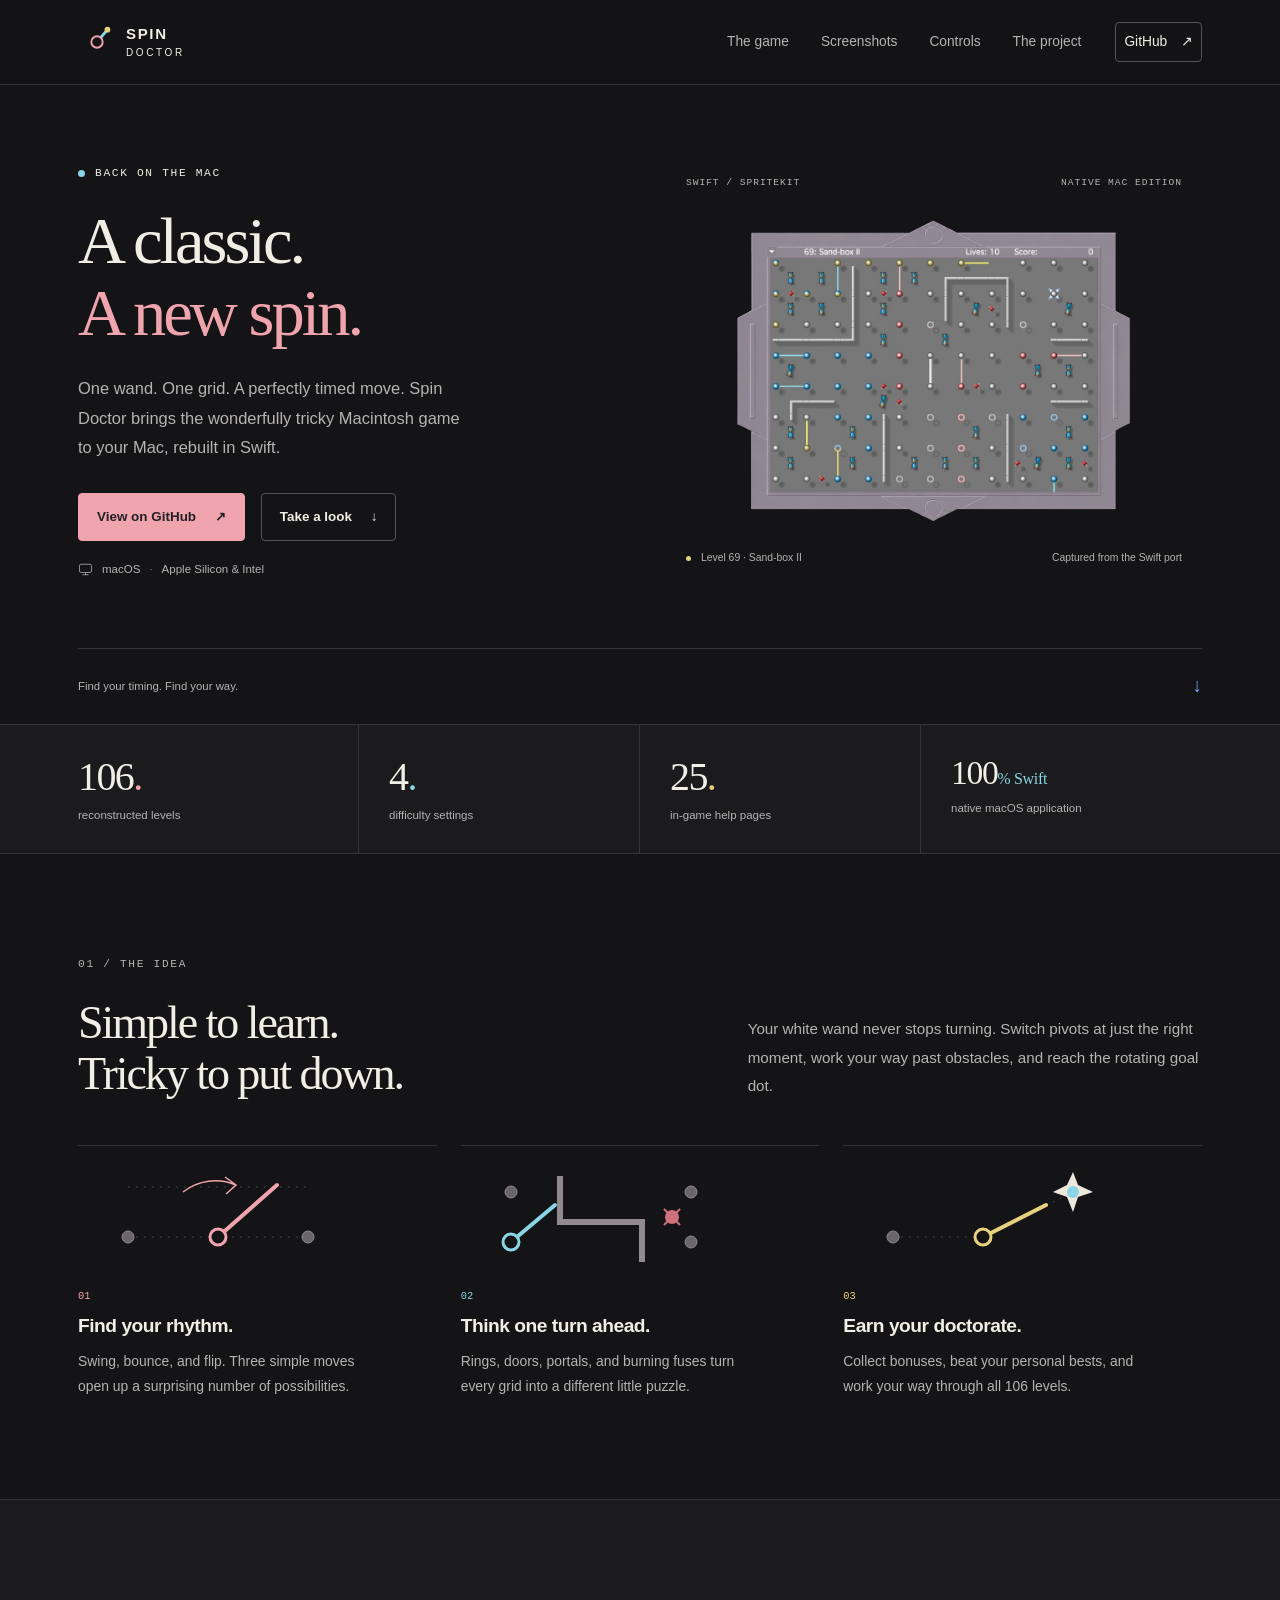
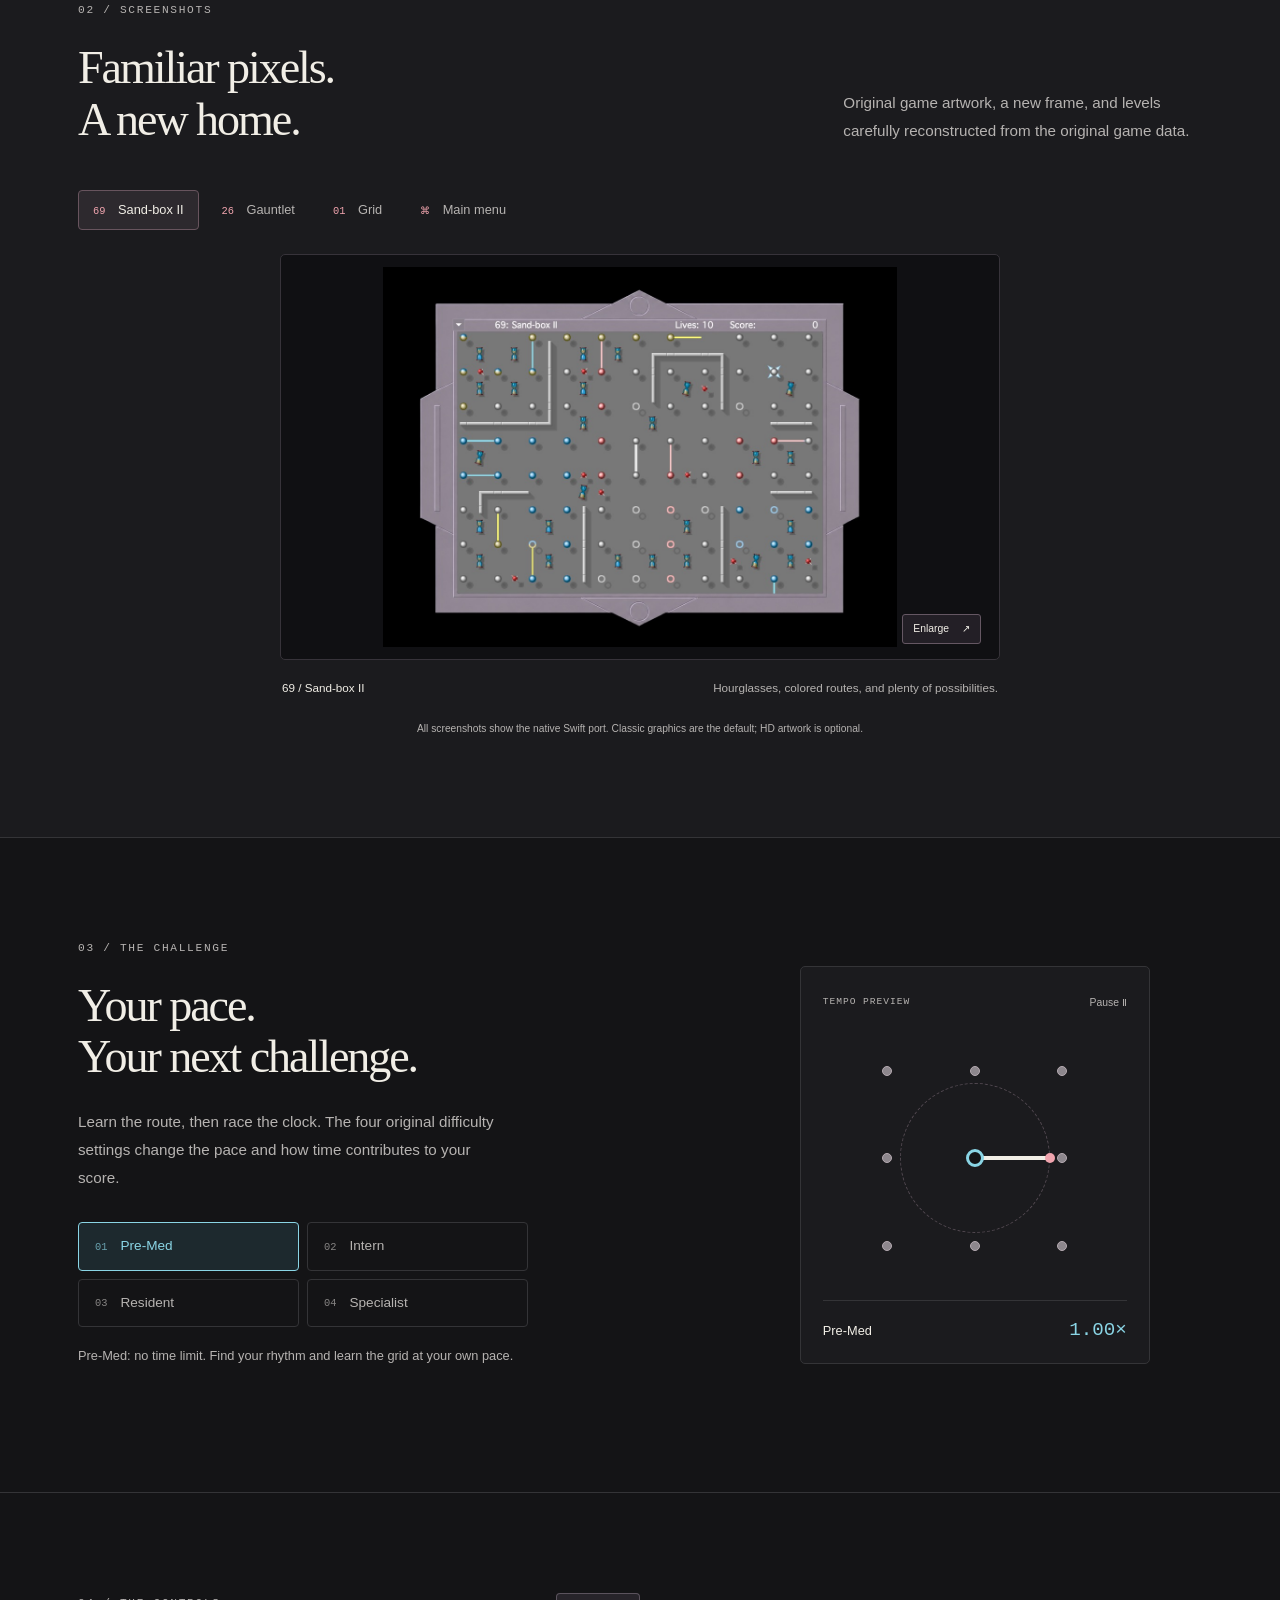
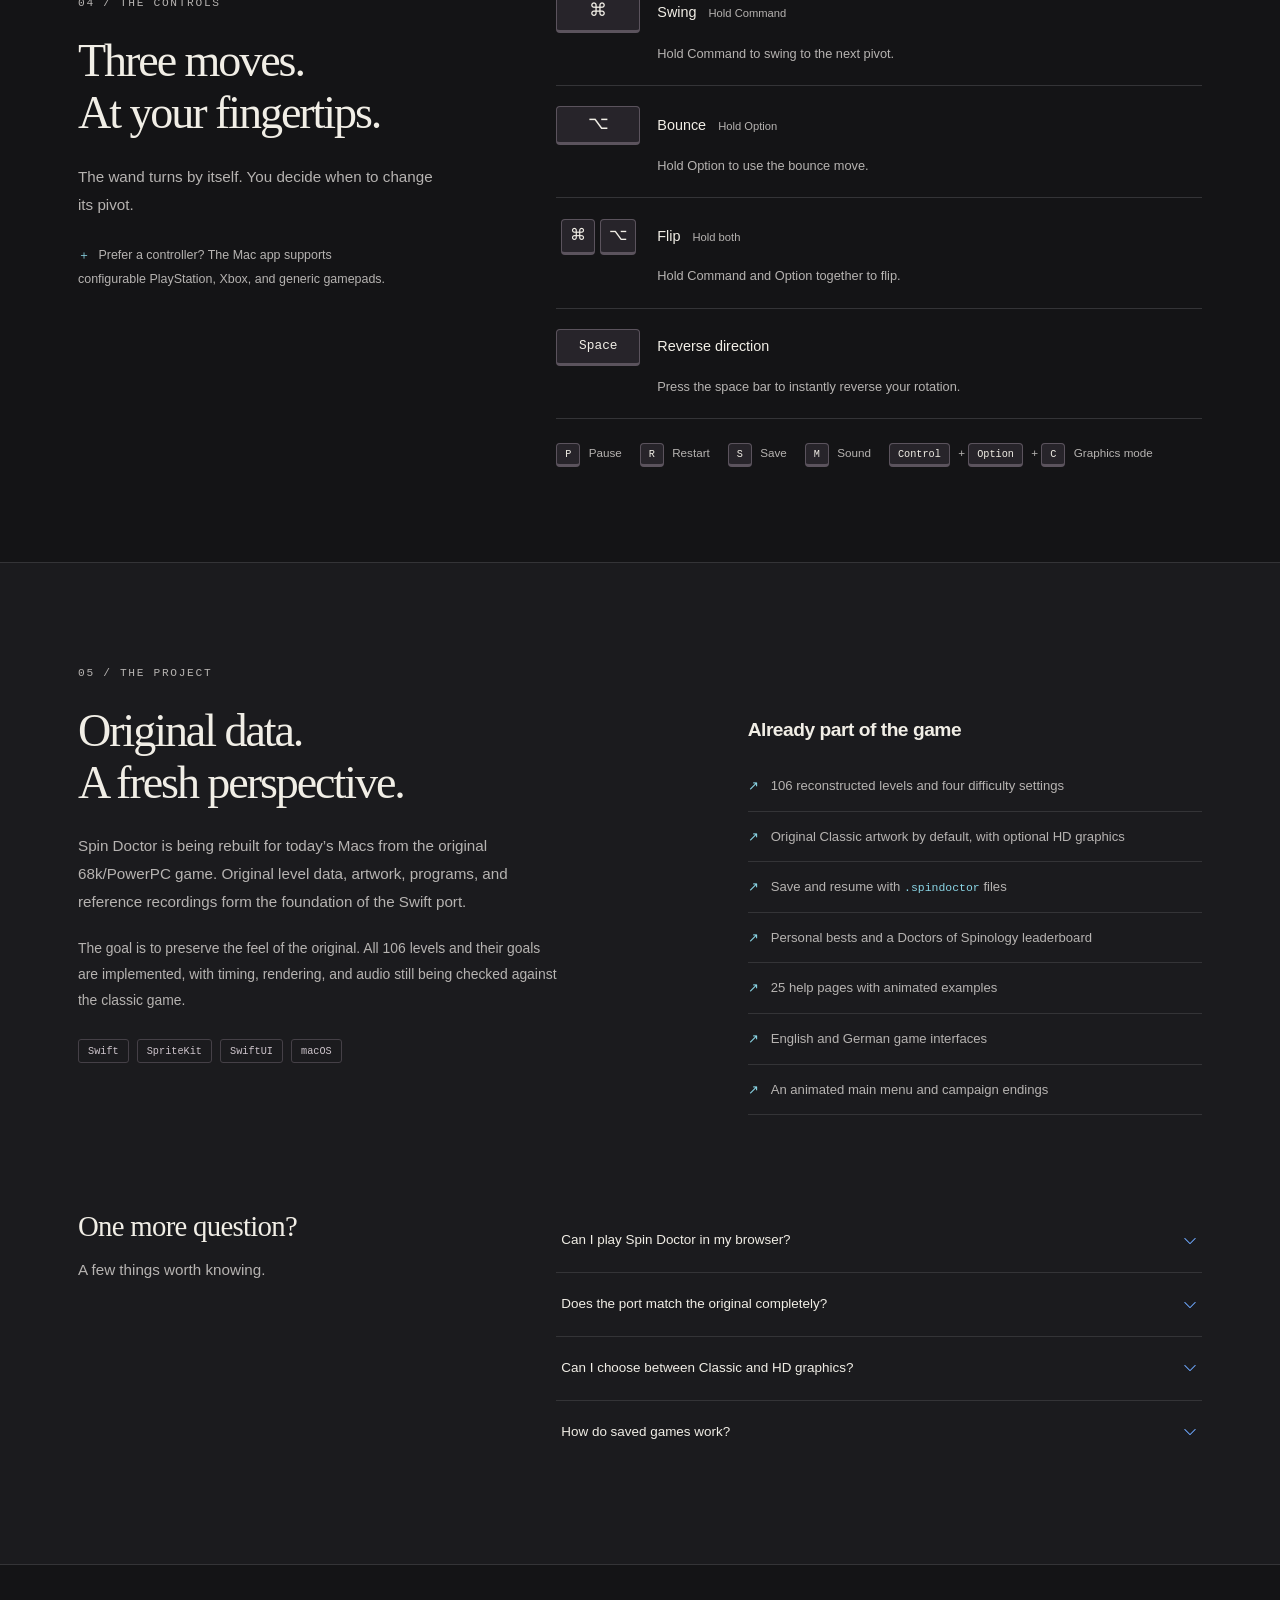
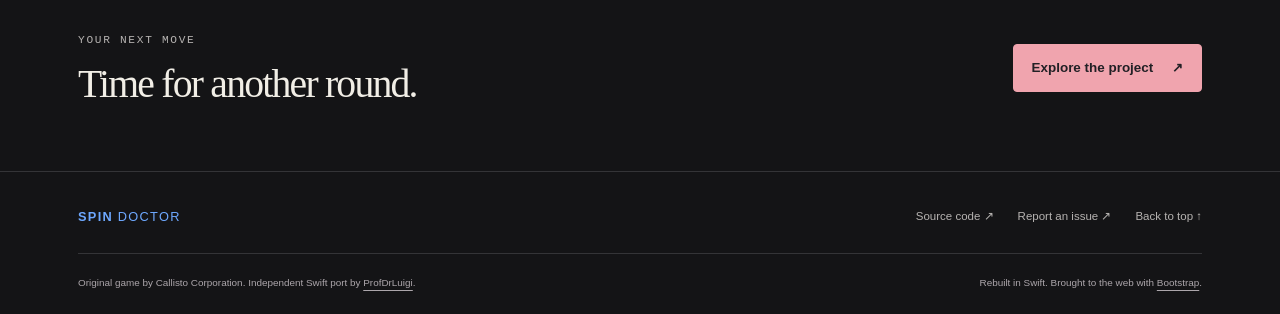
<file: docs/index.html>
<!doctype html>
<html lang="en" data-bs-theme="dark">
<head>
  <meta charset="utf-8">
  <meta name="viewport" content="width=device-width, initial-scale=1">
  <meta name="theme-color" content="#141416">
  <meta name="description" content="The Macintosh classic returns as a native Swift and SpriteKit game for macOS. Explore 106 reconstructed levels, four difficulty settings, and a familiar world of rotating wands.">
  <meta property="og:type" content="website">
  <meta property="og:title" content="Spin Doctor · A classic. A new spin.">
  <meta property="og:description" content="106 levels. Four difficulty settings. One rotating wand. A native Swift reimplementation of the Macintosh classic.">
  <meta property="og:image" content="https://profdrluigi.github.io/SpinDoctorGame/assets/images/sand-box-ii.jpg">
  <meta property="og:image:alt" content="Level 69, Sand-box II, in the native Spin Doctor port">
  <meta name="twitter:card" content="summary_large_image">
  <title>Spin Doctor · A classic. A new spin.</title>
  <link rel="icon" type="image/svg+xml" href="assets/favicon.svg">
  <link rel="stylesheet" href="assets/vendor/bootstrap/bootstrap.min.css">
  <link rel="stylesheet" href="assets/site.css">
  <script src="assets/vendor/bootstrap/bootstrap.bundle.min.js" defer></script>
  <script src="assets/site.js" defer></script>
</head>
<body>
  <a class="skip-link" href="#main">Skip to content</a>

  <header class="site-header">
    <nav class="navbar navbar-expand-lg container" aria-label="Main navigation">
      <a class="navbar-brand brand" href="#top" aria-label="Spin Doctor – home">
        <svg class="brand-symbol" viewBox="0 0 40 40" aria-hidden="true"><path d="M20 20 31 7"/><circle cx="20" cy="20" r="6"/><circle class="brand-orbit" cx="31" cy="7" r="3"/></svg>
        <span>SPIN<span class="brand-second">DOCTOR</span></span>
      </a>
      <button class="navbar-toggler" type="button" data-bs-toggle="collapse" data-bs-target="#navigation" aria-controls="navigation" aria-expanded="false" aria-label="Toggle navigation">
        <span class="navbar-toggler-icon"></span>
      </button>
      <div class="collapse navbar-collapse" id="navigation">
        <ul class="navbar-nav ms-auto align-items-lg-center gap-lg-3">
          <li class="nav-item"><a class="nav-link" href="#game">The game</a></li>
          <li class="nav-item"><a class="nav-link" href="#screenshots">Screenshots</a></li>
          <li class="nav-item"><a class="nav-link" href="#controls">Controls</a></li>
          <li class="nav-item"><a class="nav-link" href="#project">The project</a></li>
          <li class="nav-item"><a class="nav-link nav-github" href="https://github.com/ProfDrLuigi/SpinDoctorGame">GitHub <span aria-hidden="true">↗</span></a></li>
        </ul>
      </div>
    </nav>
  </header>

  <main id="main">
    <section class="hero section-grid" id="top" aria-labelledby="hero-title">
      <div class="container">
        <div class="row align-items-center gy-5">
          <div class="col-lg-5 hero-copy">
            <div class="eyebrow"><span class="status-dot" aria-hidden="true"></span> Back on the Mac</div>
            <h1 id="hero-title">A classic.<br><span>A new spin.</span></h1>
            <p class="hero-description">One wand. One grid. A perfectly timed move. Spin Doctor brings the wonderfully tricky Macintosh game to your Mac, rebuilt in Swift.</p>
            <div class="d-flex flex-wrap gap-3 hero-actions">
              <a class="btn btn-accent" href="https://github.com/ProfDrLuigi/SpinDoctorGame">View on GitHub <span aria-hidden="true">↗</span></a>
              <a class="btn btn-outline-game" href="#screenshots">Take a look <span aria-hidden="true">↓</span></a>
            </div>
            <p class="platform-note"><svg width="15" height="15" viewBox="0 0 20 20" fill="none" aria-hidden="true"><rect x="2" y="3" width="16" height="11" rx="2" stroke="currentColor"/><path d="M6 17h8M10 14v3" stroke="currentColor"/></svg> macOS <span>·</span> Apple Silicon &amp; Intel</p>
          </div>
          <div class="col-lg-7 hero-visual">
            <div class="visual-heading"><span class="tiny-label">SWIFT / SPRITEKIT</span><span class="tiny-label">NATIVE MAC EDITION</span></div>
            <img class="hero-image" src="assets/images/sand-box-ii.jpg" width="1100" height="814" alt="Spin Doctor: Sand-box II with colored wands, hourglasses, and walls inside the new game frame" fetchpriority="high" decoding="async">
            <div class="visual-caption"><span><span class="caption-dot" aria-hidden="true"></span> Level 69 · Sand-box II</span><span>Captured from the Swift port</span></div>
          </div>
        </div>
        <div class="hero-bottom"><span>Find your timing. Find your way.</span><a href="#game" aria-label="Explore the game"><span aria-hidden="true">↓</span></a></div>
      </div>
    </section>

    <section class="facts-band" aria-label="The game in numbers">
      <div class="container">
        <div class="row g-0">
          <div class="col-6 col-lg-3 fact"><strong>106<span class="pink">.</span></strong><span>reconstructed levels</span></div>
          <div class="col-6 col-lg-3 fact"><strong>4<span class="blue">.</span></strong><span>difficulty settings</span></div>
          <div class="col-6 col-lg-3 fact"><strong>25<span class="yellow">.</span></strong><span>in-game help pages</span></div>
          <div class="col-6 col-lg-3 fact"><strong class="fact-native">100<span class="blue">% Swift</span></strong><span>native macOS application</span></div>
        </div>
      </div>
    </section>

    <section class="section-space" id="game" aria-labelledby="game-title">
      <div class="container">
        <div class="row gy-4 align-items-end section-heading">
          <div class="col-lg-7"><p class="eyebrow">01 / The idea</p><h2 id="game-title">Simple to learn.<br>Tricky to put down.</h2></div>
          <div class="col-lg-5"><p class="section-intro">Your white wand never stops turning. Switch pivots at just the right moment, work your way past obstacles, and reach the rotating goal dot.</p></div>
        </div>
        <div class="row g-4 mechanics">
          <div class="col-md-4">
            <article class="mechanic mechanic-pink">
              <div class="mechanic-art" aria-hidden="true"><svg viewBox="0 0 280 110"><path class="diagram-track" d="M50 75H230M50 25H230"/><circle class="diagram-dot" cx="50" cy="75" r="6"/><circle class="diagram-dot" cx="140" cy="75" r="6"/><circle class="diagram-dot" cx="230" cy="75" r="6"/><path class="diagram-wand" d="M140 75 199 23"/><circle class="diagram-pivot" cx="140" cy="75" r="8"/><path class="diagram-arrow" d="M105 30a52 52 0 0 1 53-7m-11-8 11 8-10 9"/></svg></div>
              <span class="step-number">01</span><h3>Find your rhythm.</h3><p>Swing, bounce, and flip. Three simple moves open up a surprising number of possibilities.</p>
            </article>
          </div>
          <div class="col-md-4">
            <article class="mechanic mechanic-blue">
              <div class="mechanic-art" aria-hidden="true"><svg viewBox="0 0 280 110"><circle class="diagram-dot" cx="50" cy="30" r="6"/><circle class="diagram-dot" cx="50" cy="80" r="6"/><circle class="diagram-dot" cx="230" cy="30" r="6"/><circle class="diagram-dot" cx="230" cy="80" r="6"/><path class="diagram-wall" d="M99 14V60H181V100"/><path class="diagram-wand" d="M50 80 94 43"/><circle class="diagram-pivot" cx="50" cy="80" r="8"/><circle class="diagram-danger" cx="211" cy="55" r="7"/><path class="diagram-danger-lines" d="m203 47 16 16m0-16-16 16"/></svg></div>
              <span class="step-number">02</span><h3>Think one turn ahead.</h3><p>Rings, doors, portals, and burning fuses turn every grid into a different little puzzle.</p>
            </article>
          </div>
          <div class="col-md-4">
            <article class="mechanic mechanic-yellow">
              <div class="mechanic-art" aria-hidden="true"><svg viewBox="0 0 280 110"><path class="diagram-track" d="M50 75H140L230 30"/><circle class="diagram-dot" cx="50" cy="75" r="6"/><circle class="diagram-dot" cx="140" cy="75" r="6"/><path class="diagram-wand" d="m140 75 63-32"/><circle class="diagram-pivot" cx="140" cy="75" r="8"/><path class="diagram-star" d="m230 10 5 13 15 7-15 5-5 15-6-15-14-5 14-7Z"/><circle class="diagram-goal" cx="230" cy="30" r="6"/></svg></div>
              <span class="step-number">03</span><h3>Earn your doctorate.</h3><p>Collect bonuses, beat your personal bests, and work your way through all 106 levels.</p>
            </article>
          </div>
        </div>
      </div>
    </section>

    <section class="section-space gallery-section" id="screenshots" aria-labelledby="gallery-title">
      <div class="container">
        <div class="row gy-3 align-items-end section-heading">
          <div class="col-lg-8"><p class="eyebrow">02 / Screenshots</p><h2 id="gallery-title">Familiar pixels.<br>A new home.</h2></div>
          <div class="col-lg-4"><p class="section-intro">Original game artwork, a new frame, and levels carefully reconstructed from the original game data.</p></div>
        </div>
        <ul class="nav nav-pills screenshot-tabs" id="screenshot-tabs" role="tablist" aria-label="Choose a screenshot">
          <li class="nav-item" role="presentation"><button class="nav-link active" id="sand-tab" data-bs-toggle="pill" data-bs-target="#sand-panel" type="button" role="tab" aria-controls="sand-panel" aria-selected="true"><span class="tab-index">69</span> Sand-box II</button></li>
          <li class="nav-item" role="presentation"><button class="nav-link" id="gauntlet-tab" data-bs-toggle="pill" data-bs-target="#gauntlet-panel" type="button" role="tab" aria-controls="gauntlet-panel" aria-selected="false"><span class="tab-index">26</span> Gauntlet</button></li>
          <li class="nav-item" role="presentation"><button class="nav-link" id="grid-tab" data-bs-toggle="pill" data-bs-target="#grid-panel" type="button" role="tab" aria-controls="grid-panel" aria-selected="false"><span class="tab-index">01</span> Grid</button></li>
          <li class="nav-item" role="presentation"><button class="nav-link" id="menu-tab" data-bs-toggle="pill" data-bs-target="#menu-panel" type="button" role="tab" aria-controls="menu-panel" aria-selected="false"><span class="tab-index">⌘</span> Main menu</button></li>
        </ul>
        <div class="tab-content screenshot-stage">
          <div class="tab-pane fade show active" id="sand-panel" role="tabpanel" aria-labelledby="sand-tab" tabindex="0">
            <figure><button class="screenshot-zoom" type="button" data-bs-toggle="modal" data-bs-target="#screenshot-modal" data-image="assets/images/sand-box-ii.jpg" data-caption="Level 69 · Sand-box II" aria-label="Enlarge the Sand-box II screenshot"><img src="assets/images/sand-box-ii.jpg" width="1100" height="814" alt="Level 69: colored wands, walls, rings, and hourglasses" loading="lazy" decoding="async"><span class="zoom-label">Enlarge <span aria-hidden="true">↗</span></span></button><figcaption><strong>69 / Sand-box II</strong><span>Hourglasses, colored routes, and plenty of possibilities.</span></figcaption></figure>
          </div>
          <div class="tab-pane fade" id="gauntlet-panel" role="tabpanel" aria-labelledby="gauntlet-tab" tabindex="0">
            <figure><button class="screenshot-zoom" type="button" data-bs-toggle="modal" data-bs-target="#screenshot-modal" data-image="assets/images/gauntlet.jpg" data-caption="Level 26 · Gauntlet" aria-label="Enlarge the Gauntlet screenshot"><img src="assets/images/gauntlet.jpg" width="1100" height="814" alt="Level 26: narrow passages, switches, portals, and a long fuse" loading="lazy" decoding="async"><span class="zoom-label">Enlarge <span aria-hidden="true">↗</span></span></button><figcaption><strong>26 / Gauntlet</strong><span>Tight passages and dangerous encounters. Timing is everything.</span></figcaption></figure>
          </div>
          <div class="tab-pane fade" id="grid-panel" role="tabpanel" aria-labelledby="grid-tab" tabindex="0">
            <figure><button class="screenshot-zoom" type="button" data-bs-toggle="modal" data-bs-target="#screenshot-modal" data-image="assets/images/grid.jpg" data-caption="Level 1 · Grid" aria-label="Enlarge the Grid screenshot"><img src="assets/images/grid.jpg" width="1100" height="814" alt="Level 1: the opening dot grid and instructions" loading="lazy" decoding="async"><span class="zoom-label">Enlarge <span aria-hidden="true">↗</span></span></button><figcaption><strong>01 / Grid</strong><span>Where it all begins: a grid, your wand, and a goal.</span></figcaption></figure>
          </div>
          <div class="tab-pane fade" id="menu-panel" role="tabpanel" aria-labelledby="menu-tab" tabindex="0">
            <figure><button class="screenshot-zoom" type="button" data-bs-toggle="modal" data-bs-target="#screenshot-modal" data-image="assets/images/main-menu.jpg" data-caption="Main menu · Doctors of Spinology" aria-label="Enlarge the main menu screenshot"><img src="assets/images/main-menu.jpg" width="1100" height="786" alt="Main menu with the SPIN logo, level selection, difficulty settings, and high scores" loading="lazy" decoding="async"><span class="zoom-label">Enlarge <span aria-hidden="true">↗</span></span></button><figcaption><strong>⌘ / Main menu</strong><span>The animated SPIN logo, level selection, and your Doctors of Spinology.</span></figcaption></figure>
          </div>
        </div>
        <p class="image-note">All screenshots show the native Swift port. Classic graphics are the default; HD artwork is optional.</p>
      </div>
    </section>

    <section class="section-space difficulty-section" aria-labelledby="difficulty-title">
      <div class="container">
        <div class="row gy-5 align-items-center">
          <div class="col-lg-6">
            <p class="eyebrow">03 / The challenge</p><h2 id="difficulty-title">Your pace.<br>Your next challenge.</h2>
            <p class="section-intro difficulty-intro">Learn the route, then race the clock. The four original difficulty settings change the pace and how time contributes to your score.</p>
            <div class="difficulty-options" role="group" aria-label="Difficulty for the tempo preview">
              <button class="difficulty-option is-selected" type="button" data-difficulty="0" aria-pressed="true"><span>01</span>Pre-Med</button>
              <button class="difficulty-option" type="button" data-difficulty="1" aria-pressed="false"><span>02</span>Intern</button>
              <button class="difficulty-option" type="button" data-difficulty="2" aria-pressed="false"><span>03</span>Resident</button>
              <button class="difficulty-option" type="button" data-difficulty="3" aria-pressed="false"><span>04</span>Specialist</button>
            </div>
            <p class="difficulty-note" id="difficulty-note" aria-live="polite">Pre-Med: no time limit. Find your rhythm and learn the grid at your own pace.</p>
          </div>
          <div class="col-lg-5 offset-lg-1">
            <div class="tempo-panel">
              <div class="tempo-header"><span class="tiny-label">TEMPO PREVIEW</span><button id="animation-toggle" class="animation-toggle" type="button" aria-pressed="false" aria-label="Pause the tempo preview">Pause <span aria-hidden="true">Ⅱ</span></button></div>
              <div class="tempo-board" role="img" aria-label="Simplified preview of the rotating wand">
                <div class="tempo-grid" aria-hidden="true"><i></i><i></i><i></i><i></i><i></i><i></i><i></i><i></i><i></i></div>
                <div class="tempo-orbit" aria-hidden="true"></div><div class="tempo-wand" aria-hidden="true"></div><div class="tempo-pivot" aria-hidden="true"></div>
              </div>
              <div class="tempo-footer"><span id="tempo-name">Pre-Med</span><span class="tempo-rate" id="tempo-rate">1.00×</span></div>
            </div>
          </div>
        </div>
      </div>
    </section>

    <section class="section-space controls-section" id="controls" aria-labelledby="controls-title">
      <div class="container">
        <div class="row gy-5">
          <div class="col-lg-4"><p class="eyebrow">04 / The controls</p><h2 id="controls-title">Three moves.<br>At your fingertips.</h2><p class="section-intro mt-4">The wand turns by itself. You decide when to change its pivot.</p><p class="controller-note"><span class="blue" aria-hidden="true">＋</span> Prefer a controller? The Mac app supports configurable PlayStation, Xbox, and generic gamepads.</p></div>
          <div class="col-lg-7 offset-lg-1">
            <dl class="control-list">
              <div><dt><kbd>⌘</kbd><span>Swing <small>Hold Command</small></span></dt><dd>Hold Command to swing to the next pivot.</dd></div>
              <div><dt><kbd>⌥</kbd><span>Bounce <small>Hold Option</small></span></dt><dd>Hold Option to use the bounce move.</dd></div>
              <div><dt><span class="key-pair"><kbd>⌘</kbd><kbd>⌥</kbd></span><span>Flip <small>Hold both</small></span></dt><dd>Hold Command and Option together to flip.</dd></div>
              <div><dt><kbd class="key-space">Space</kbd><span>Reverse direction</span></dt><dd>Press the space bar to instantly reverse your rotation.</dd></div>
            </dl>
            <div class="utility-keys"><span><kbd>P</kbd> Pause</span><span><kbd>R</kbd> Restart</span><span><kbd>S</kbd> Save</span><span><kbd>M</kbd> Sound</span><span><kbd>Control</kbd> + <kbd>Option</kbd> + <kbd>C</kbd> Graphics mode</span></div>
          </div>
        </div>
      </div>
    </section>

    <section class="section-space project-section" id="project" aria-labelledby="project-title">
      <div class="container">
        <div class="row gy-5">
          <div class="col-lg-6"><p class="eyebrow">05 / The project</p><h2 id="project-title">Original data.<br>A fresh perspective.</h2><p class="section-intro mt-4">Spin Doctor is being rebuilt for today’s Macs from the original 68k/PowerPC game. Original level data, artwork, programs, and reference recordings form the foundation of the Swift port.</p><p class="project-copy">The goal is to preserve the feel of the original. All 106 levels and their goals are implemented, with timing, rendering, and audio still being checked against the classic game.</p><div class="tech-tags" aria-label="Technologies"><span>Swift</span><span>SpriteKit</span><span>SwiftUI</span><span>macOS</span></div></div>
          <div class="col-lg-5 offset-lg-1">
            <div class="project-details">
              <h3>Already part of the game</h3>
              <ul class="included-list"><li>106 reconstructed levels and four difficulty settings</li><li>Original Classic artwork by default, with optional HD graphics</li><li>Save and resume with <code>.spindoctor</code> files</li><li>Personal bests and a Doctors of Spinology leaderboard</li><li>25 help pages with animated examples</li><li>English and German game interfaces</li><li>An animated main menu and campaign endings</li></ul>
            </div>
          </div>
        </div>
        <div class="row gy-4 faq-row">
          <div class="col-lg-4"><h3 class="faq-title">One more question?</h3><p class="section-intro">A few things worth knowing.</p></div>
          <div class="col-lg-7 offset-lg-1"><div class="accordion accordion-flush" id="faq">
            <div class="accordion-item"><h4 class="accordion-header"><button class="accordion-button collapsed" type="button" data-bs-toggle="collapse" data-bs-target="#faq-mac" aria-expanded="false" aria-controls="faq-mac">Can I play Spin Doctor in my browser?</button></h4><div id="faq-mac" class="accordion-collapse collapse" data-bs-parent="#faq"><div class="accordion-body">Spin Doctor is a native macOS app for Apple Silicon and Intel. This website is a showcase of the project. You’ll find the source code and project documentation on GitHub.</div></div></div>
            <div class="accordion-item"><h4 class="accordion-header"><button class="accordion-button collapsed" type="button" data-bs-toggle="collapse" data-bs-target="#faq-original" aria-expanded="false" aria-controls="faq-original">Does the port match the original completely?</button></h4><div id="faq-original" class="accordion-collapse collapse" data-bs-parent="#faq"><div class="accordion-body">All 106 levels are implemented. The reconstruction uses original data, analyzed program code, screenshots, and recordings of the classic game. Full timing, visual, and audio parity is still being evaluated. The repository documents the current status.</div></div></div>
            <div class="accordion-item"><h4 class="accordion-header"><button class="accordion-button collapsed" type="button" data-bs-toggle="collapse" data-bs-target="#faq-graphics" aria-expanded="false" aria-controls="faq-graphics">Can I choose between Classic and HD graphics?</button></h4><div id="faq-graphics" class="accordion-collapse collapse" data-bs-parent="#faq"><div class="accordion-body">Yes. Classic uses the original artwork and is enabled by default. The optional “New graphics” mode uses newly drawn high-resolution vector artwork based on the original designs, without upscaling the original sprites. Choose a mode in Settings → Graphics, or press <kbd>Control</kbd> + <kbd>Option</kbd> + <kbd>C</kbd> to switch immediately, including during a game. Your choice is remembered after restarting the app. Switching changes the artwork only: level layouts, rules, and timing stay the same. Animated help pages keep their original video recordings.</div></div></div>
            <div class="accordion-item"><h4 class="accordion-header"><button class="accordion-button collapsed" type="button" data-bs-toggle="collapse" data-bs-target="#faq-saves" aria-expanded="false" aria-controls="faq-saves">How do saved games work?</button></h4><div id="faq-saves" class="accordion-collapse collapse" data-bs-parent="#faq"><div class="accordion-body">The Swift port saves ongoing games in its own <code>.spindoctor</code> format. Load a file using “Open…” and press <kbd>P</kbd> to resume. Saved games from the classic Macintosh version cannot be imported.</div></div></div>
          </div></div>
        </div>
      </div>
    </section>

    <section class="closing-section" aria-labelledby="closing-title"><div class="container"><div class="closing-inner"><div><p class="eyebrow">Your next move</p><h2 id="closing-title">Time for another round.</h2></div><a class="btn btn-accent" href="https://github.com/ProfDrLuigi/SpinDoctorGame">Explore the project <span aria-hidden="true">↗</span></a></div></div></section>
  </main>

  <footer class="site-footer"><div class="container"><div class="footer-top"><a class="footer-brand" href="#top">SPIN <span>DOCTOR</span></a><div><a href="https://github.com/ProfDrLuigi/SpinDoctorGame">Source code <span aria-hidden="true">↗</span></a><a href="https://github.com/ProfDrLuigi/SpinDoctorGame/issues">Report an issue <span aria-hidden="true">↗</span></a><a href="#top">Back to top ↑</a></div></div><div class="footer-bottom"><p>Original game by Callisto Corporation. Independent Swift port by <a href="https://github.com/ProfDrLuigi">ProfDrLuigi</a>.</p><p>Rebuilt in Swift. Brought to the web with <a href="https://getbootstrap.com/">Bootstrap</a>.</p></div></div></footer>

  <div class="modal fade" id="screenshot-modal" tabindex="-1" aria-labelledby="screenshot-modal-title" aria-hidden="true"><div class="modal-dialog modal-xl modal-dialog-centered"><div class="modal-content"><div class="modal-header"><h2 class="modal-title fs-6" id="screenshot-modal-title">Screenshot</h2><button type="button" class="btn-close" data-bs-dismiss="modal" aria-label="Close"></button></div><div class="modal-body"><img id="screenshot-modal-image" class="img-fluid" alt="" width="2000" height="1480"></div></div></div></div>
</body>
</html>
</file>
<file: docs/assets/site.css>
:root {
  --page: #141416;
  --surface: #1b1b1e;
  --ink: #f1eee6;
  --muted: #b6b3b1;
  --line: #343437;
  --pink: #f0a4ae;
  --blue: #8ad5e5;
  --yellow: #e8d17e;
  --bs-body-bg: var(--page);
  --bs-body-color: var(--ink);
  --bs-border-color: var(--line);
  --bs-link-color: var(--ink);
  --bs-link-hover-color: var(--pink);
  --spin-duration: 5.05s;
}
html { scroll-behavior: smooth; scroll-padding-top: 95px; }
body { font-family: -apple-system, BlinkMacSystemFont, "Segoe UI", sans-serif; -webkit-font-smoothing: antialiased; }
::selection { background: var(--pink); color: var(--page); }
img, svg { max-width: 100%; }
a { text-underline-offset: 4px; }
button, a { -webkit-tap-highlight-color: transparent; }
:focus-visible { outline: 3px solid var(--blue) !important; outline-offset: 5px; box-shadow: none !important; }
h1, h2, h3, p, figure { margin: 0; }
h1, h2 { font-family: Georgia, "Times New Roman", serif; font-weight: 400; letter-spacing: -.045em; }
h1 { font-size: clamp(3.2rem, 5.2vw, 5rem); line-height: 1.08; }
h2 { font-size: clamp(2.2rem, 3.6vw, 3.35rem); line-height: 1.12; }
h3 { font-size: 1.2rem; font-weight: 550; letter-spacing: -.025em; }
.container { max-width: 1180px; padding-left: 28px; padding-right: 28px; }
.pink { color: var(--pink); }.blue { color: var(--blue); }.yellow { color: var(--yellow); }
.skip-link { position: fixed; top: -70px; left: 18px; padding: 12px 20px; z-index: 2000; color: var(--page); background: var(--blue); }
.skip-link:focus { top: 12px; }
.site-header { position: sticky; top: 0; z-index: 1020; background: rgba(20,20,22,.97); border-bottom: 1px solid var(--line); }
.navbar { min-height: 84px; }
.brand { display: flex; align-items: center; gap: 10px; color: var(--ink); font-size: 15px; font-weight: 650; line-height: 1.1; letter-spacing: .11em; }
.brand-second { display: block; font-size: 10px; font-weight: 400; letter-spacing: .26em; margin-top: 5px; }
.brand-symbol { width: 38px; height: 38px; overflow: visible; }
.brand-symbol path { fill: none; stroke: var(--blue); stroke-width: 3; stroke-linecap: round; }
.brand-symbol circle { fill: var(--page); stroke: var(--pink); stroke-width: 2; }
.brand-symbol .brand-orbit { fill: var(--yellow); stroke: none; }
.navbar .nav-link { color: var(--muted); font-size: .86rem; padding: 10px 8px; }
.navbar .nav-link:hover, .navbar .nav-link:focus { color: var(--ink); }
.navbar .nav-github { color: var(--ink); border: 1px solid #525154; border-radius: 4px; padding: 9px 16px; margin-left: 10px; }
.nav-github span { margin-left: 10px; }
.navbar-toggler { border-color: var(--line); padding: 6px 9px; }
.navbar-toggler-icon { width: 22px; height: 22px; }
.hero { padding-top: 78px; overflow: clip; position: relative; }
.section-grid { background-image: radial-gradient(#62606633 .7px, transparent .7px); background-size: 28px 28px; }
.eyebrow { font-family: ui-monospace, SFMono-Regular, Menlo, monospace; font-size: .7rem; font-weight: 500; text-transform: uppercase; letter-spacing: .15em; line-height: 1.8; color: var(--muted); margin-bottom: 22px; }
.hero .eyebrow { display: flex; align-items: center; gap: 10px; color: var(--ink); }
.status-dot { display: inline-block; width: 7px; height: 7px; border-radius: 50%; background: var(--blue); }
.hero h1 span { color: var(--pink); }
.hero-description { color: var(--muted); font-size: 1.03rem; line-height: 1.8; margin-top: 25px; max-width: 390px; }
.hero-actions { margin-top: 30px; }
.btn { border-radius: 4px; font-size: .84rem; font-weight: 600; padding: 13px 18px; transition: background-color .2s, border-color .2s, color .2s; }
.btn span { display: inline-block; margin-left: 15px; }
.btn-accent { --bs-btn-color: #222025; --bs-btn-bg: var(--pink); --bs-btn-border-color: var(--pink); --bs-btn-hover-color: #222025; --bs-btn-hover-bg: #f5bbc2; --bs-btn-hover-border-color: #f5bbc2; --bs-btn-active-bg: #f5bbc2; }
.btn-outline-game { --bs-btn-color: var(--ink); --bs-btn-border-color: #575357; --bs-btn-hover-bg: #29272a; --bs-btn-hover-color: var(--ink); --bs-btn-hover-border-color: #8b7f85; }
.platform-note { display: flex; align-items: center; gap: 9px; margin-top: 20px; color: var(--muted); font-size: .72rem; }
.platform-note > span { color: #797378; }
.hero-visual { max-width: 560px; margin-left: auto; }
.visual-heading, .visual-caption { display: flex; justify-content: space-between; align-items: center; gap: 10px; }
.visual-heading { margin: 0 20px 10px; }
.tiny-label { font-family: ui-monospace, SFMono-Regular, Menlo, monospace; font-size: .6rem; letter-spacing: .1em; color: var(--muted); }
.hero-image { display: block; width: 100%; max-height: 340px; height: auto; object-fit: contain; mix-blend-mode: lighten; }
.visual-caption { font-size: .65rem; color: var(--muted); margin: 10px 20px 0; }
.caption-dot { display: inline-block; width: 5px; height: 5px; background: var(--yellow); border-radius: 50%; margin-right: 7px; }
.hero-bottom { display: flex; justify-content: space-between; align-items: center; margin-top: 70px; border-top: 1px solid var(--line); padding: 23px 0; font-size: .71rem; color: var(--muted); }
.hero-bottom a { font-size: 1.2rem; text-decoration: none; }
.facts-band { border-top: 1px solid var(--line); border-bottom: 1px solid var(--line); background: var(--surface); }
.fact { padding: 29px 30px; border-right: 1px solid var(--line); }
.fact:first-child { padding-left: 0; }.fact:last-child { border: none; }
.fact strong { display: block; font-family: Georgia, serif; font-weight: 400; font-size: 2.5rem; line-height: 1.15; letter-spacing: -.04em; }
.fact > span { display: block; color: var(--muted); font-size: .72rem; margin-top: 7px; }
.fact .fact-native { font-size: 2.1rem; }.fact-native span { font-size: 1rem; letter-spacing: -.02em; }
.section-space { padding: 100px 0; }
.section-heading { margin-bottom: 45px; }
.section-intro { color: var(--muted); font-size: .95rem; line-height: 1.85; max-width: 480px; }
.mechanic { border-top: 1px solid var(--line); padding: 10px 20px 0 0; --diagram-color: var(--pink); }
.mechanic-blue { --diagram-color: var(--blue); }.mechanic-yellow { --diagram-color: var(--yellow); }
.mechanic-art { max-width: 280px; margin: 6px 0 18px; }
.mechanic-art svg { display: block; width: 100%; height: 110px; }
.diagram-track { stroke: #444146; stroke-dasharray: 2 6; fill: none; }
.diagram-dot { fill: #696569; stroke: #918a8d; }
.diagram-wand { stroke: var(--diagram-color); stroke-width: 4; stroke-linecap: round; }
.diagram-pivot { fill: var(--page); stroke: var(--diagram-color); stroke-width: 3; }
.diagram-arrow { stroke: var(--diagram-color); fill: none; stroke-width: 1.5; }
.diagram-wall { fill: none; stroke: #918b91; stroke-width: 6; }
.diagram-danger { fill: #ce717b; }.diagram-danger-lines { stroke: #ce717b; stroke-width: 2; }
.diagram-star { fill: #ede8dc; }.diagram-goal { fill: var(--blue); }
.step-number { display: block; color: var(--diagram-color); font: .65rem ui-monospace, SFMono-Regular, Menlo, monospace; margin-bottom: 12px; }
.mechanic h3 { margin-bottom: 12px; }.mechanic p { color: var(--muted); font-size: .87rem; line-height: 1.8; max-width: 310px; }
.gallery-section { background: var(--surface); border-block: 1px solid var(--line); }
.screenshot-tabs { gap: 8px; margin-bottom: 24px; }
.screenshot-tabs .nav-link { color: var(--muted); border: 1px solid transparent; border-radius: 4px; padding: 9px 14px; font-size: .8rem; background: transparent; }
.screenshot-tabs .nav-link:hover { color: var(--ink); background: #262529; }
.screenshot-tabs .nav-link.active { background: #2d292e; border-color: #68545e; color: var(--ink); }
.tab-index { font-family: ui-monospace, SFMono-Regular, Menlo, monospace; font-size: .65rem; color: var(--pink); margin-right: 9px; }
.screenshot-stage { max-width: 720px; margin: 0 auto; }
.screenshot-zoom { display: block; position: relative; width: 100%; border: 1px solid #37333a; padding: 12px; border-radius: 5px; background: #101013; overflow: hidden; }
.screenshot-zoom img { display: block; width: 100%; max-height: 380px; height: auto; object-fit: contain; }
.zoom-label { position: absolute; bottom: 15px; right: 18px; padding: 6px 10px; background: #242027f2; border: 1px solid #655763; border-radius: 3px; color: var(--ink); font-size: .65rem; }
.zoom-label span { margin-left: 10px; }
figcaption { display: flex; justify-content: space-between; gap: 20px; padding: 19px 2px 0; font-size: .73rem; }
figcaption strong { font-weight: 500; white-space: nowrap; }figcaption > span { color: var(--muted); text-align: right; }
.image-note { color: var(--muted); font-size: .64rem; margin-top: 25px; text-align: center; }
.difficulty-intro { margin-top: 25px; max-width: 430px; }
.difficulty-options { display: grid; grid-template-columns: 1fr 1fr; gap: 8px; max-width: 450px; margin-top: 30px; }
.difficulty-option { display: flex; align-items: center; gap: 13px; padding: 13px 16px; color: var(--muted); background: transparent; border: 1px solid var(--line); border-radius: 4px; text-align: left; font-size: .85rem; }
.difficulty-option > span { font: .65rem ui-monospace, SFMono-Regular, Menlo, monospace; opacity: .7; }
.difficulty-option:hover { border-color: #71656e; color: var(--ink); }
.difficulty-option.is-selected { border-color: var(--blue); background: #1d292e; color: var(--blue); }
.difficulty-note { color: var(--muted); font-size: .8rem; line-height: 1.8; margin-top: 17px; min-height: 48px; max-width: 450px; }
.tempo-panel { border: 1px solid var(--line); border-radius: 5px; background: #1b1b1e; padding: 22px; max-width: 350px; margin-inline: auto; }
.tempo-header, .tempo-footer { display: flex; justify-content: space-between; align-items: center; gap: 15px; }
.animation-toggle { color: var(--muted); background: none; border: none; font-size: .65rem; padding: 6px 0 6px 10px; }
.animation-toggle > span { margin-left: 8px; }
.tempo-board { position: relative; width: 240px; height: 240px; margin: 22px auto; max-width: 100%; }
.tempo-grid { position: absolute; inset: 20px; display: grid; grid-template-columns: repeat(3, 1fr); place-items: center; gap: 62px; }
.tempo-grid i { width: 10px; height: 10px; background: #8d878d; border: 1px solid #b5aab1; border-radius: 50%; }
.tempo-orbit { position: absolute; width: 150px; height: 150px; border: 1px dashed #50474f; border-radius: 50%; top: 45px; left: 45px; }
.tempo-wand { position: absolute; top: 118px; left: 120px; width: 76px; height: 4px; background: var(--ink); border-radius: 4px; transform-origin: 0 50%; animation: spin var(--spin-duration) linear infinite; }
.tempo-wand::after { content: ""; position: absolute; right: -4px; top: -3px; width: 10px; height: 10px; border-radius: 50%; background: var(--pink); }
.tempo-pivot { position: absolute; top: 111px; left: 111px; width: 18px; height: 18px; border-radius: 50%; background: var(--page); border: 3px solid var(--blue); }
.tempo-panel.is-paused .tempo-wand { animation-play-state: paused; }
.tempo-footer { border-top: 1px solid var(--line); padding-top: 18px; font-size: .8rem; }
.tempo-rate { font: 1.2rem ui-monospace, SFMono-Regular, Menlo, monospace; color: var(--blue); }
@keyframes spin { to { transform: rotate(360deg); } }
.controls-section { border-top: 1px solid var(--line); }
.controller-note { margin-top: 25px; color: var(--muted); font-size: .78rem; line-height: 1.9; max-width: 310px; }.controller-note > span { margin-right: 5px; }
.control-list { margin: 0; }.control-list > div { padding: 20px 0; border-bottom: 1px solid var(--line); }.control-list > div:first-child { padding-top: 0; }
.control-list dt { display: flex; align-items: center; gap: 17px; font-size: .9rem; font-weight: 500; }
.control-list small { display: inline-block; margin-left: 8px; font-size: .7rem; color: var(--muted); font-weight: 400; }
kbd { font-family: ui-monospace, SFMono-Regular, Menlo, monospace; border: 1px solid #5b535d; border-bottom: 3px solid #5b535d; border-radius: 4px; color: var(--ink); background: #27242a; padding: 4px 8px; }
.control-list dt > kbd, .key-pair { display: inline-flex; justify-content: center; align-items: center; flex: 0 0 84px; min-height: 37px; }
.control-list dt > kbd { font-size: 1.15rem; }.control-list .key-space { font-size: .8rem; }.key-pair { gap: 5px; }.key-pair kbd { font-size: 1rem; }
.control-list dd { margin: 9px 0 0 101px; font-size: .8rem; color: var(--muted); line-height: 1.8; }
.utility-keys { display: flex; flex-wrap: wrap; gap: 18px; margin-top: 25px; font-size: .73rem; color: var(--muted); }.utility-keys kbd { margin-right: 5px; }
.project-section { background: #1b1b1e; border-block: 1px solid var(--line); }
.project-copy { color: var(--muted); font-size: .87rem; line-height: 1.9; margin-top: 18px; max-width: 480px; }
.tech-tags { display: flex; flex-wrap: wrap; gap: 8px; margin-top: 25px; }.tech-tags span { border: 1px solid #454047; border-radius: 3px; padding: 5px 9px; font: .64rem ui-monospace, SFMono-Regular, Menlo, monospace; color: #cdc4cb; }
.project-details { margin-top: 55px; }.project-details h3 { margin-bottom: 20px; }
.included-list { list-style: none; padding: 0; margin: 0; }.included-list li { position: relative; font-size: .82rem; color: var(--muted); line-height: 1.8; padding: 13px 0 13px 23px; border-bottom: 1px solid var(--line); }.included-list li::before { content: "↗"; position: absolute; left: 0; color: var(--blue); }
code { color: var(--blue); }
.faq-row { margin-top: 70px; }.faq-title { font-family: Georgia, serif; font-size: 1.8rem; font-weight: 400; margin-bottom: 12px; }
.accordion { --bs-accordion-bg: transparent; --bs-accordion-border-color: var(--line); --bs-accordion-btn-color: var(--ink); --bs-accordion-active-bg: #242126; --bs-accordion-active-color: var(--pink); --bs-accordion-btn-focus-box-shadow: none; }
.accordion-button { padding: 20px 5px; font-size: .84rem; line-height: 1.7; }.accordion-button::after { width: 14px; height: 14px; background-size: 14px; }.accordion-body { color: var(--muted); font-size: .8rem; line-height: 1.9; padding: 12px 5px 24px; }
.closing-section { padding: 65px 0; }.closing-inner { display: flex; align-items: center; justify-content: space-between; gap: 30px; }.closing-inner .eyebrow { margin-bottom: 12px; }.closing-inner h2 { font-size: clamp(2rem, 3.1vw, 2.75rem); }.closing-inner .btn { flex-shrink: 0; }
.site-footer { border-top: 1px solid var(--line); padding: 35px 0 23px; }.footer-top { display: flex; justify-content: space-between; align-items: center; gap: 20px; }.footer-brand { text-decoration: none; font-size: .8rem; letter-spacing: .1em; font-weight: 650; }.footer-brand span { font-weight: 300; }.footer-top > div { display: flex; gap: 24px; font-size: .72rem; }.footer-top > div a { color: var(--muted); text-decoration: none; }.footer-top > div a:hover { color: var(--ink); }.footer-bottom { display: flex; justify-content: space-between; gap: 30px; margin-top: 27px; padding-top: 20px; border-top: 1px solid var(--line); color: #aca6ab; font-size: .62rem; line-height: 1.8; }.footer-bottom a { color: inherit; }
.modal-content { background: #111113; border-color: #514653; }.modal-header { padding: 14px 20px; }.modal-body { padding: 8px; text-align: center; }.modal-body img { width: auto; max-width: 100%; max-height: 78vh; height: auto; object-fit: contain; }
@media (min-width: 1400px) { .container { max-width: 1240px; }.hero-visual { max-width: 580px; } }
@media (max-width: 991.98px) {
  .navbar { min-height: 72px; }.navbar-collapse { position: absolute; top: 100%; left: 0; right: 0; padding: 15px 28px; background: var(--page); border-bottom: 1px solid var(--line); }.navbar .nav-github { display: inline-block; margin: 10px 0 0; }
  .hero { padding-top: 55px; }.hero-copy { max-width: 620px; }.hero-description { max-width: 500px; }.hero-visual { max-width: 560px; margin: 0 auto; }.hero-image { max-height: 340px; }.hero-bottom { margin-top: 38px; }
  .section-space { padding: 70px 0; }.fact { padding: 22px 20px; }.fact:nth-child(2) { border: none; }.fact:nth-child(-n+2) { border-bottom: 1px solid var(--line); }.fact:nth-child(3) { padding-left: 0; }
  .project-details { margin-top: 0; }.tempo-panel { width: 100%; }.closing-inner { align-items: flex-start; flex-direction: column; }.footer-bottom { flex-direction: column; gap: 10px; }
}
@media (max-width: 575.98px) {
  .container { padding-left: 22px; padding-right: 22px; }h1 { font-size: 3rem; }h2 { font-size: 2.25rem; }.hero { padding-top: 42px; }.hero-description { font-size: .93rem; }.hero .eyebrow { font-size: .62rem; }.hero-actions { gap: 10px !important; }.btn { font-size: .76rem; padding: 12px 13px; }.btn span { margin-left: 9px; }
  .visual-heading, .visual-caption { margin-inline: 0; }.visual-heading .tiny-label { font-size: .48rem; }.visual-caption { font-size: .52rem; }.hero-image { max-height: 260px; }.hero-bottom { margin-top: 25px; font-size: .61rem; }.fact strong { font-size: 2.15rem; }.fact .fact-native { font-size: 1.8rem; }.fact-native span { font-size: .8rem; }.fact > span { font-size: .66rem; }
  .section-space { padding: 60px 0; }.section-heading { margin-bottom: 30px; }.mechanics { row-gap: 35px !important; }.mechanic { padding-right: 0; }.mechanic-art { margin-inline: auto; }.mechanic p { max-width: none; }
  .screenshot-tabs { gap: 4px; }.screenshot-tabs .nav-link { font-size: .69rem; padding: 8px 9px; }.tab-index { margin-right: 5px; font-size: .55rem; }.screenshot-zoom { padding: 5px; }.screenshot-zoom img { max-height: 260px; }.zoom-label { bottom: 8px; right: 9px; font-size: .52rem; padding: 4px 7px; }figcaption { flex-direction: column; gap: 7px; font-size: .7rem; }figcaption > span { text-align: left; }.image-note { font-size: .6rem; }
  .control-list dt { gap: 12px; font-size: .85rem; }.control-list dt > kbd, .key-pair { flex-basis: 73px; }.control-list dd { margin-left: 85px; font-size: .75rem; }.control-list small { font-size: .65rem; }.utility-keys { gap: 15px; font-size: .68rem; }
  .faq-row { margin-top: 55px; }.footer-top { flex-direction: column; align-items: flex-start; }.footer-top > div { gap: 20px; }.footer-bottom { font-size: .59rem; }.closing-section { padding: 50px 0; }
}
@media (prefers-reduced-motion: reduce) {
  html { scroll-behavior: auto; }.tempo-wand { animation-play-state: paused; }*, *::before, *::after { transition-duration: .01ms !important; }
}
</file>
